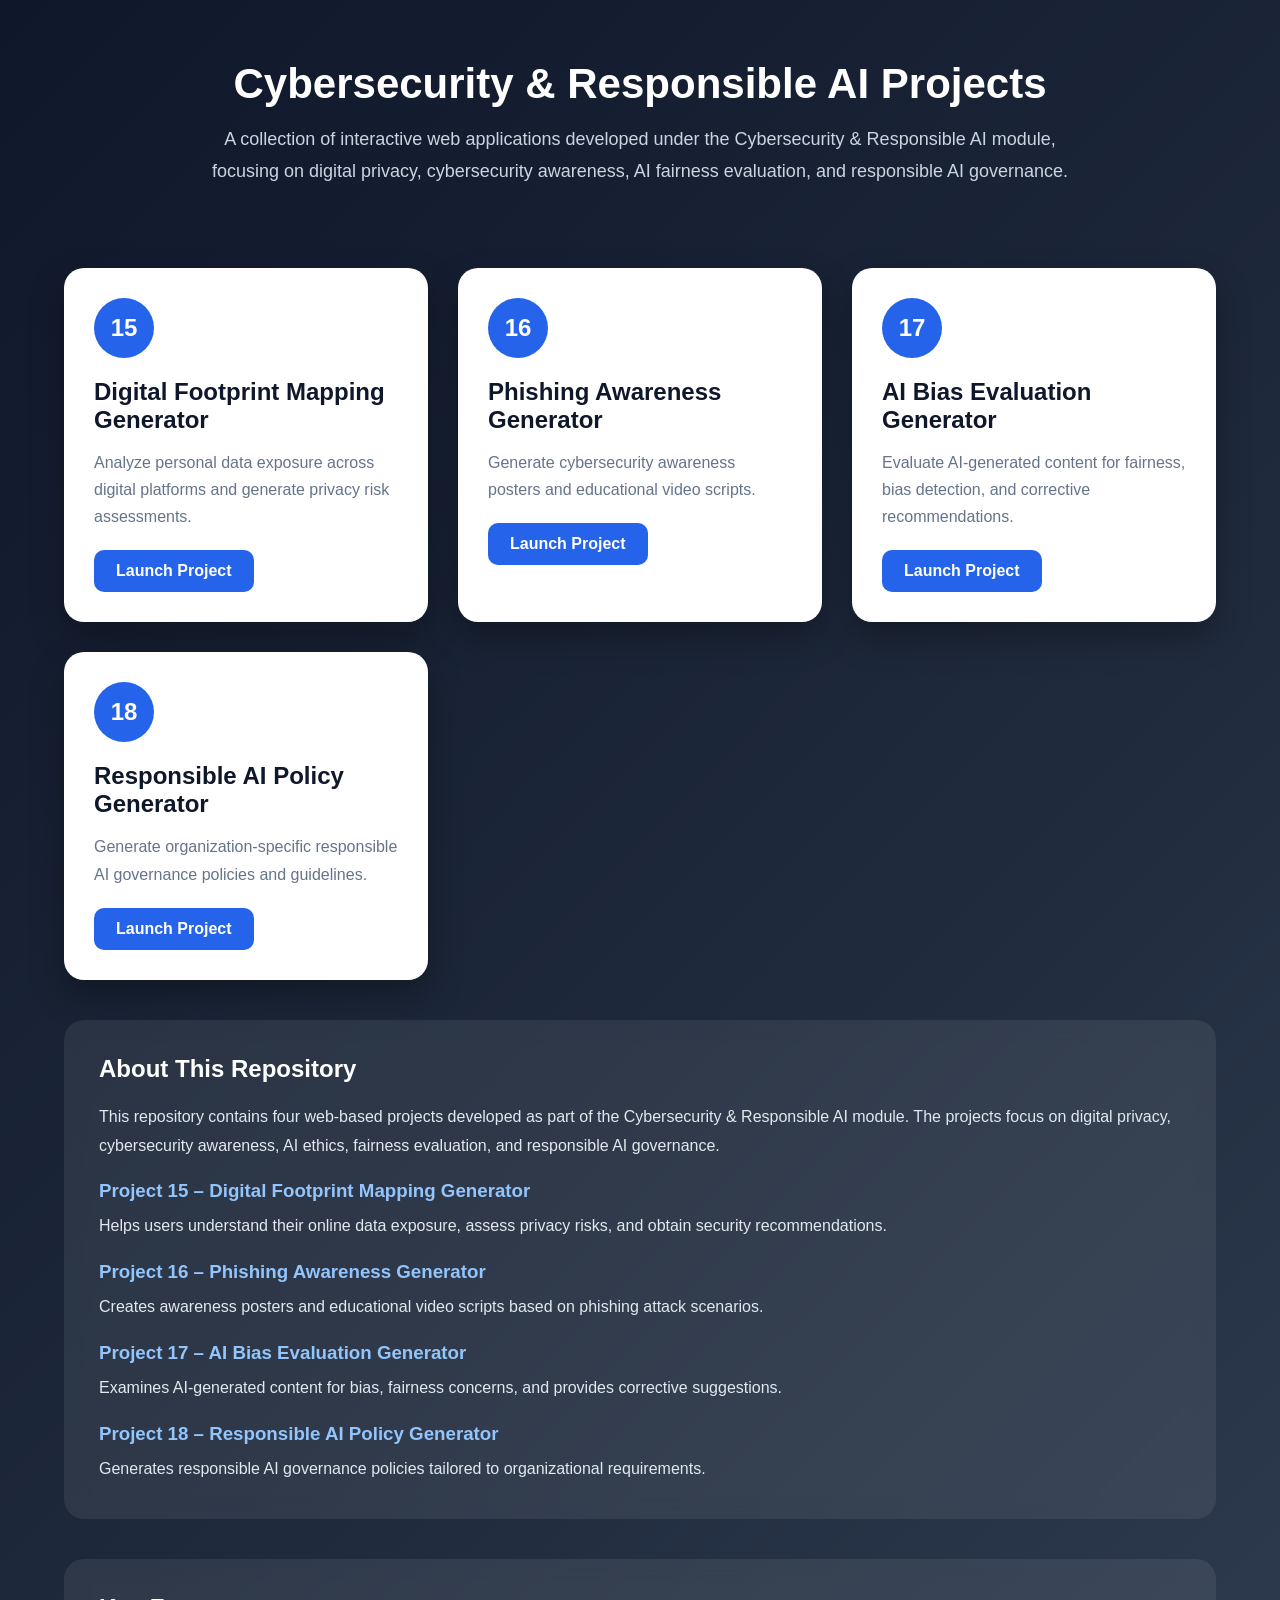
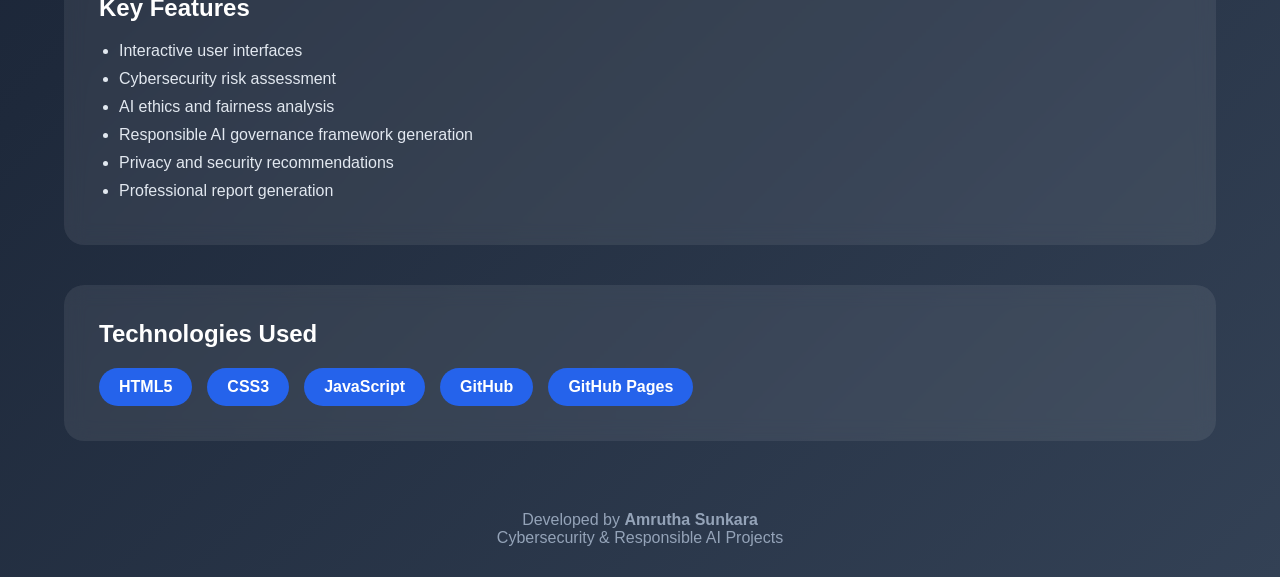
<file: index.html>
<!DOCTYPE html>
<html lang="en">
<head>
<meta charset="UTF-8">
<meta name="viewport" content="width=device-width, initial-scale=1.0">

<title>Cybersecurity & Responsible AI Projects</title>

<style>
*{
    margin:0;
    padding:0;
    box-sizing:border-box;
    font-family:'Segoe UI',sans-serif;
}

body{
    background:linear-gradient(135deg,#0f172a,#1e293b,#334155);
    min-height:100vh;
    color:white;
}

.header{
    text-align:center;
    padding:60px 20px 40px;
}

.header h1{
    font-size:42px;
    margin-bottom:15px;
}

.header p{
    font-size:18px;
    color:#cbd5e1;
    max-width:900px;
    margin:auto;
    line-height:1.8;
}

.container{
    width:90%;
    max-width:1300px;
    margin:40px auto;
    display:grid;
    grid-template-columns:repeat(auto-fit,minmax(300px,1fr));
    gap:30px;
}

.card{
    background:white;
    color:#1e293b;
    border-radius:20px;
    padding:30px;
    box-shadow:0 15px 35px rgba(0,0,0,0.3);
    transition:0.3s;
}

.card:hover{
    transform:translateY(-10px);
}

.card-number{
    width:60px;
    height:60px;
    background:#2563eb;
    color:white;
    border-radius:50%;
    display:flex;
    justify-content:center;
    align-items:center;
    font-size:24px;
    font-weight:bold;
    margin-bottom:20px;
}

.card h2{
    margin-bottom:15px;
    color:#0f172a;
}

.card p{
    color:#64748b;
    line-height:1.7;
    margin-bottom:20px;
}

.btn{
    background:#2563eb;
    color:white;
    padding:12px 22px;
    border-radius:10px;
    text-decoration:none;
    font-weight:600;
    display:inline-block;
}

.btn:hover{
    background:#1d4ed8;
}

.section{
    width:90%;
    max-width:1200px;
    margin:40px auto;
    background:rgba(255,255,255,0.08);
    padding:35px;
    border-radius:20px;
    backdrop-filter:blur(10px);
}

.section h2{
    margin-bottom:20px;
    color:#ffffff;
}

.section h3{
    margin-top:20px;
    margin-bottom:10px;
    color:#93c5fd;
}

.section p{
    line-height:1.8;
    color:#e2e8f0;
}

.section ul{
    margin-left:20px;
    margin-top:10px;
}

.section li{
    margin-bottom:10px;
    color:#e2e8f0;
}

.tech{
    display:flex;
    flex-wrap:wrap;
    gap:15px;
    margin-top:20px;
}

.tech span{
    background:#2563eb;
    padding:10px 20px;
    border-radius:25px;
    font-weight:600;
}

footer{
    text-align:center;
    padding:30px;
    color:#94a3b8;
}
</style>
</head>

<body>

<div class="header">
    <h1>Cybersecurity & Responsible AI Projects</h1>

    <p>
        A collection of interactive web applications developed
        under the Cybersecurity & Responsible AI module,
        focusing on digital privacy, cybersecurity awareness,
        AI fairness evaluation, and responsible AI governance.
    </p>
</div>

<div class="container">

    <div class="card">
        <div class="card-number">15</div>
        <h2>Digital Footprint Mapping Generator</h2>
        <p>
            Analyze personal data exposure across digital
            platforms and generate privacy risk assessments.
        </p>
        <a class="btn" href="Project15_DigitalFootprint/index.html">
            Launch Project
        </a>
    </div>

    <div class="card">
        <div class="card-number">16</div>
        <h2>Phishing Awareness Generator</h2>
        <p>
            Generate cybersecurity awareness posters
            and educational video scripts.
        </p>
        <a class="btn" href="Project16_PhishingAwareness/index.html">
            Launch Project
        </a>
    </div>

    <div class="card">
        <div class="card-number">17</div>
        <h2>AI Bias Evaluation Generator</h2>
        <p>
            Evaluate AI-generated content for fairness,
            bias detection, and corrective recommendations.
        </p>
        <a class="btn" href="Project17_AIBiasEvaluation/index.html">
            Launch Project
        </a>
    </div>

    <div class="card">
        <div class="card-number">18</div>
        <h2>Responsible AI Policy Generator</h2>
        <p>
            Generate organization-specific responsible AI
            governance policies and guidelines.
        </p>
        <a class="btn" href="Project18_ResponsibleAIPolicy/index.html">
            Launch Project
        </a>
    </div>

</div>

<div class="section">

    <h2>About This Repository</h2>

    <p>
        This repository contains four web-based projects
        developed as part of the Cybersecurity &
        Responsible AI module. The projects focus on
        digital privacy, cybersecurity awareness,
        AI ethics, fairness evaluation, and
        responsible AI governance.
    </p>

    <h3>Project 15 – Digital Footprint Mapping Generator</h3>
    <p>
        Helps users understand their online data exposure,
        assess privacy risks, and obtain security recommendations.
    </p>

    <h3>Project 16 – Phishing Awareness Generator</h3>
    <p>
        Creates awareness posters and educational video
        scripts based on phishing attack scenarios.
    </p>

    <h3>Project 17 – AI Bias Evaluation Generator</h3>
    <p>
        Examines AI-generated content for bias,
        fairness concerns, and provides corrective suggestions.
    </p>

    <h3>Project 18 – Responsible AI Policy Generator</h3>
    <p>
        Generates responsible AI governance policies
        tailored to organizational requirements.
    </p>

</div>

<div class="section">

    <h2>Key Features</h2>

    <ul>
        <li>Interactive user interfaces</li>
        <li>Cybersecurity risk assessment</li>
        <li>AI ethics and fairness analysis</li>
        <li>Responsible AI governance framework generation</li>
        <li>Privacy and security recommendations</li>
        <li>Professional report generation</li>
    </ul>

</div>

<div class="section">

    <h2>Technologies Used</h2>

    <div class="tech">
        <span>HTML5</span>
        <span>CSS3</span>
        <span>JavaScript</span>
        <span>GitHub</span>
        <span>GitHub Pages</span>
    </div>

</div>

<footer>
    Developed by <strong>Amrutha Sunkara</strong><br>
    Cybersecurity & Responsible AI Projects
</footer>

</body>
</html>
</file>
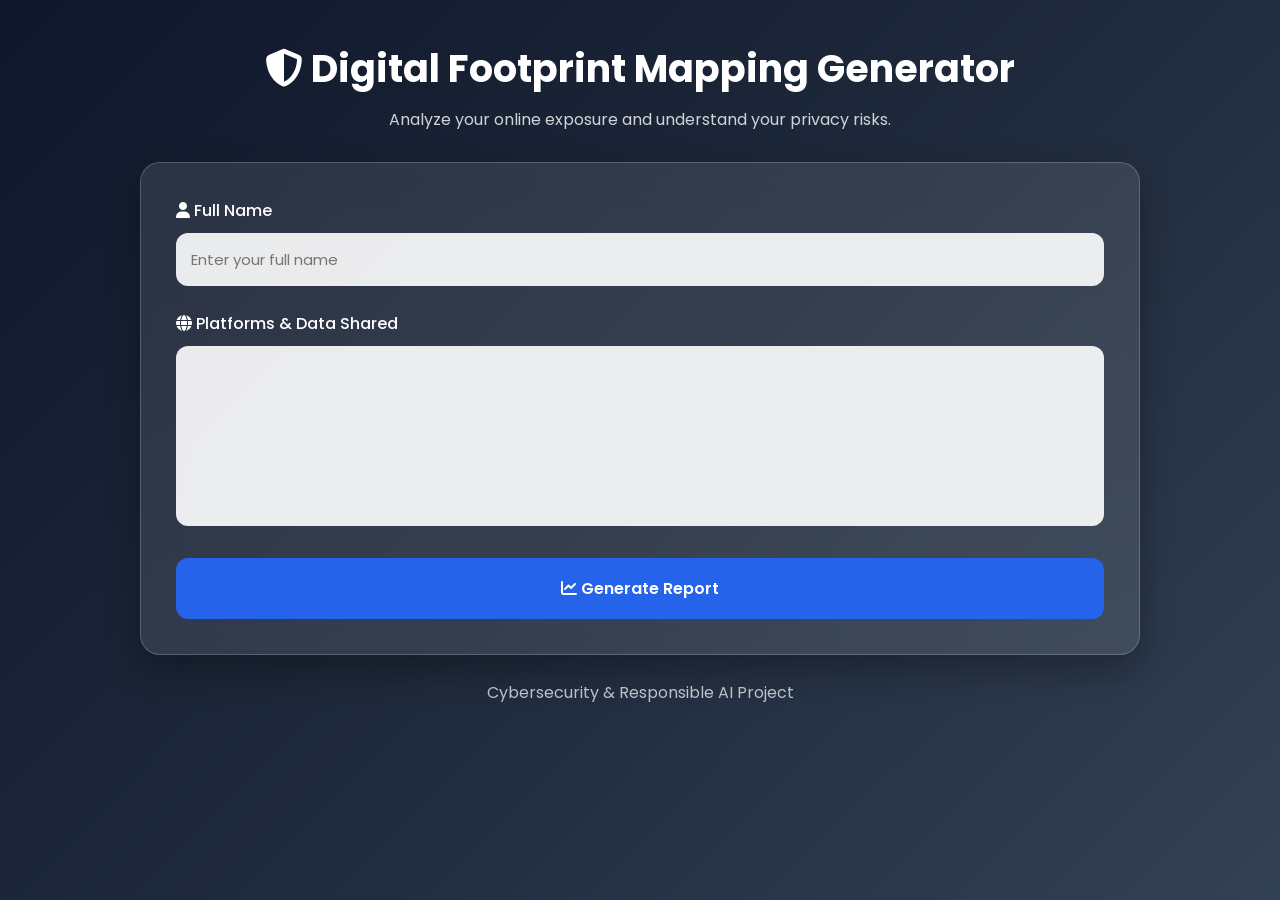
<file: Project15_DigitalFootprint/index.html>
<!DOCTYPE html>
<html lang="en">
<head>
    <meta charset="UTF-8">
    <meta name="viewport" content="width=device-width, initial-scale=1.0">
    <title>Digital Footprint Mapping Generator</title>

    <link rel="stylesheet" href="style.css">

    <link rel="preconnect" href="https://fonts.googleapis.com">
    <link rel="preconnect" href="https://fonts.gstatic.com" crossorigin>

    <link href="https://fonts.googleapis.com/css2?family=Poppins:wght@300;400;500;600;700&display=swap" rel="stylesheet">

    <link rel="stylesheet"
    href="https://cdnjs.cloudflare.com/ajax/libs/font-awesome/6.5.2/css/all.min.css">
</head>

<body>

    <div class="main-container">

        <div class="header">
            <h1>
                <i class="fa-solid fa-shield-halved"></i>
                Digital Footprint Mapping Generator
            </h1>

            <p>
                Analyze your online exposure and understand
                your privacy risks.
            </p>
        </div>

        <div class="glass-card">

            <div class="input-section">

                <div class="input-group">
                    <label>
                        <i class="fa-solid fa-user"></i>
                        Full Name
                    </label>

                    <input
                        type="text"
                        id="username"
                        placeholder="Enter your full name">
                </div>

                <div class="input-group">
                    <label>
                        <i class="fa-solid fa-globe"></i>
                        Platforms & Data Shared
                    </label>

                    <textarea
                        id="platforms"
                        placeholder="Instagram - Photos, Email, Location
Facebook - Phone Number, Photos
Google - Search History, Contacts">
                    </textarea>
                </div>

                <button onclick="generateReport()">
                    <i class="fa-solid fa-chart-line"></i>
                    Generate Report
                </button>

            </div>

            <div id="result" class="result-box"></div>

        </div>

        <div class="footer">
            Cybersecurity & Responsible AI Project
        </div>

    </div>

    <script src="script.js"></script>

</body>
</html>
</file>
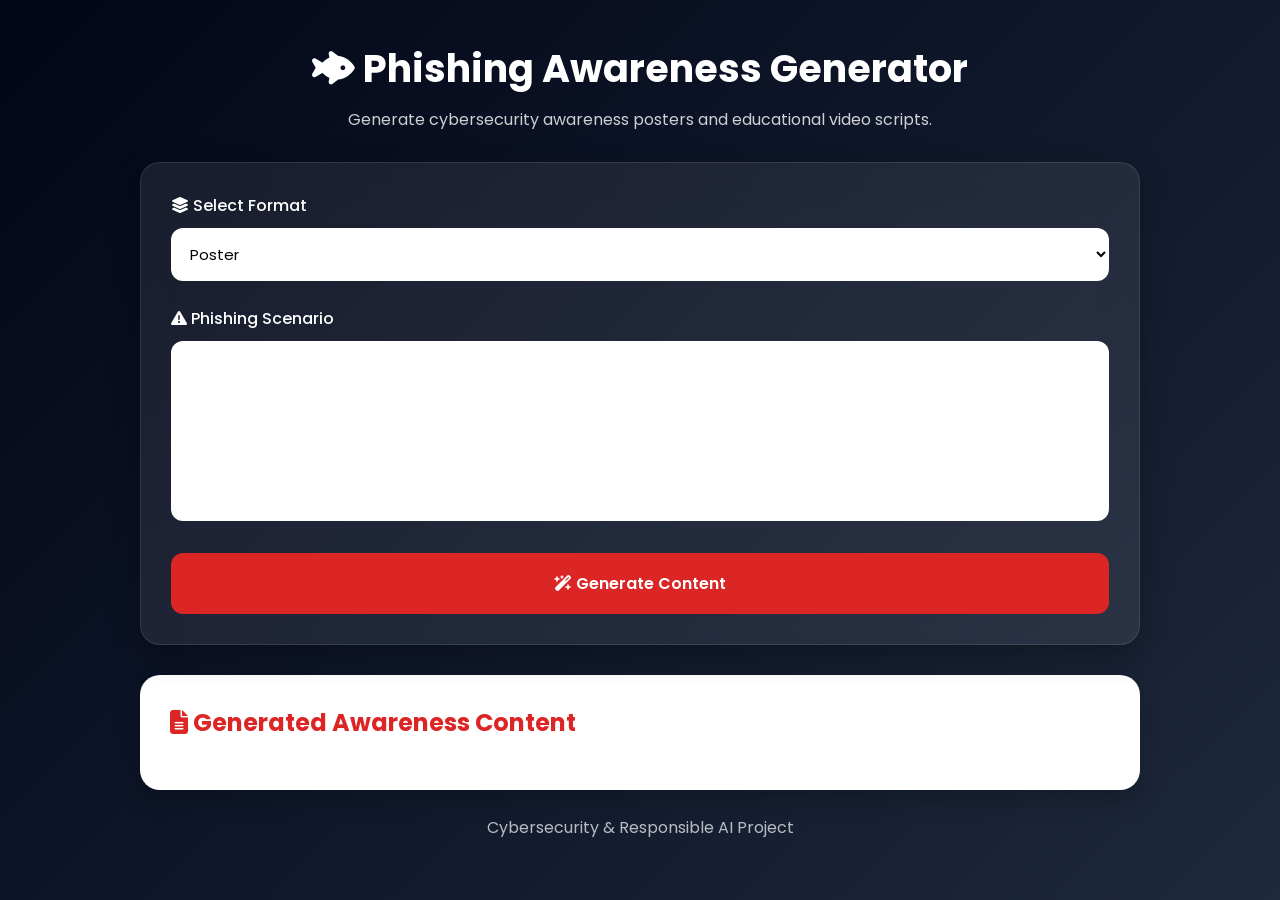
<file: Project16_PhishingAwareness/index.html>
<!DOCTYPE html>
<html lang="en">
<head>
<meta charset="UTF-8">
<meta name="viewport" content="width=device-width, initial-scale=1.0">

<title>Phishing Awareness Generator</title>

<link rel="stylesheet" href="style.css">

<link rel="preconnect" href="https://fonts.googleapis.com">
<link rel="preconnect" href="https://fonts.gstatic.com" crossorigin>

<link href="https://fonts.googleapis.com/css2?family=Poppins:wght@300;400;500;600;700&display=swap" rel="stylesheet">

<link rel="stylesheet"
href="https://cdnjs.cloudflare.com/ajax/libs/font-awesome/6.5.2/css/all.min.css">

</head>
<body>

<div class="container">

    <div class="header">
        <h1>
            <i class="fa-solid fa-fish-fins"></i>
            Phishing Awareness Generator
        </h1>

        <p>
            Generate cybersecurity awareness posters
            and educational video scripts.
        </p>
    </div>

    <div class="card">

        <div class="input-group">

            <label>
                <i class="fa-solid fa-layer-group"></i>
                Select Format
            </label>

            <select id="format">
                <option value="poster">Poster</option>
                <option value="video">Video Script</option>
            </select>

        </div>

        <div class="input-group">

            <label>
                <i class="fa-solid fa-triangle-exclamation"></i>
                Phishing Scenario
            </label>

            <textarea
                id="scenario"
                placeholder="Example:
Fake SBI bank email requesting OTP verification">
            </textarea>

        </div>

        <button onclick="generateContent()">
            <i class="fa-solid fa-wand-magic-sparkles"></i>
            Generate Content
        </button>

    </div>

    <div class="output-card">

        <h2>
            <i class="fa-solid fa-file-lines"></i>
            Generated Awareness Content
        </h2>

        <div id="result"></div>

    </div>

    <div class="footer">
        Cybersecurity & Responsible AI Project
    </div>

</div>

<script src="script.js"></script>

</body>
</html>
</file>
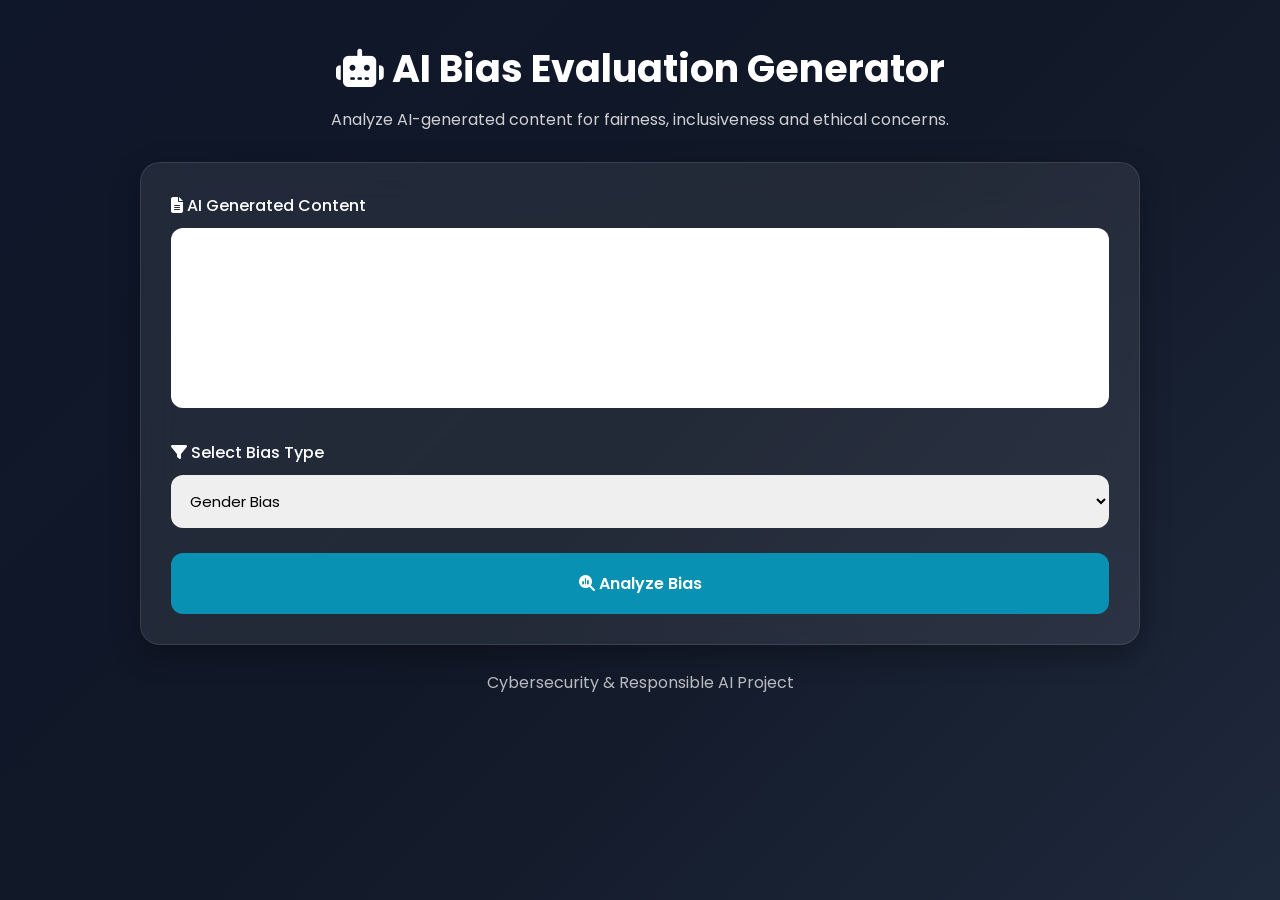
<file: Project17_AIBiasEvaluation/index.html>
<!DOCTYPE html>
<html lang="en">
<head>
<meta charset="UTF-8">
<meta name="viewport" content="width=device-width, initial-scale=1.0">

<title>AI Bias Evaluation Generator</title>

<link rel="stylesheet" href="style.css">

<link rel="preconnect" href="https://fonts.googleapis.com">
<link rel="preconnect" href="https://fonts.gstatic.com" crossorigin>

<link href="https://fonts.googleapis.com/css2?family=Poppins:wght@300;400;500;600;700&display=swap" rel="stylesheet">

<link rel="stylesheet"
href="https://cdnjs.cloudflare.com/ajax/libs/font-awesome/6.5.2/css/all.min.css">

</head>

<body>

<div class="container">

    <div class="header">

        <h1>
            <i class="fa-solid fa-robot"></i>
            AI Bias Evaluation Generator
        </h1>

        <p>
            Analyze AI-generated content for fairness,
            inclusiveness and ethical concerns.
        </p>

    </div>

    <div class="glass-card">

        <div class="input-group">

            <label>
                <i class="fa-solid fa-file-lines"></i>
                AI Generated Content
            </label>

            <textarea
                id="aiText"
                placeholder="Paste AI-generated content here...">
            </textarea>

        </div>

        <div class="input-group">

            <label>
                <i class="fa-solid fa-filter"></i>
                Select Bias Type
            </label>

            <select id="biasType">
                <option value="gender">
                    Gender Bias
                </option>

                <option value="racial">
                    Racial Bias
                </option>

                <option value="cultural">
                    Cultural Bias
                </option>

                <option value="economic">
                    Socioeconomic Bias
                </option>

                <option value="all">
                    Evaluate All
                </option>
            </select>

        </div>

        <button onclick="evaluateBias()">

            <i class="fa-solid fa-magnifying-glass-chart"></i>

            Analyze Bias

        </button>

    </div>

    <div id="result" class="result-card"></div>

    <div class="footer">
        Cybersecurity & Responsible AI Project
    </div>

</div>

<script src="script.js"></script>

</body>
</html>
</file>
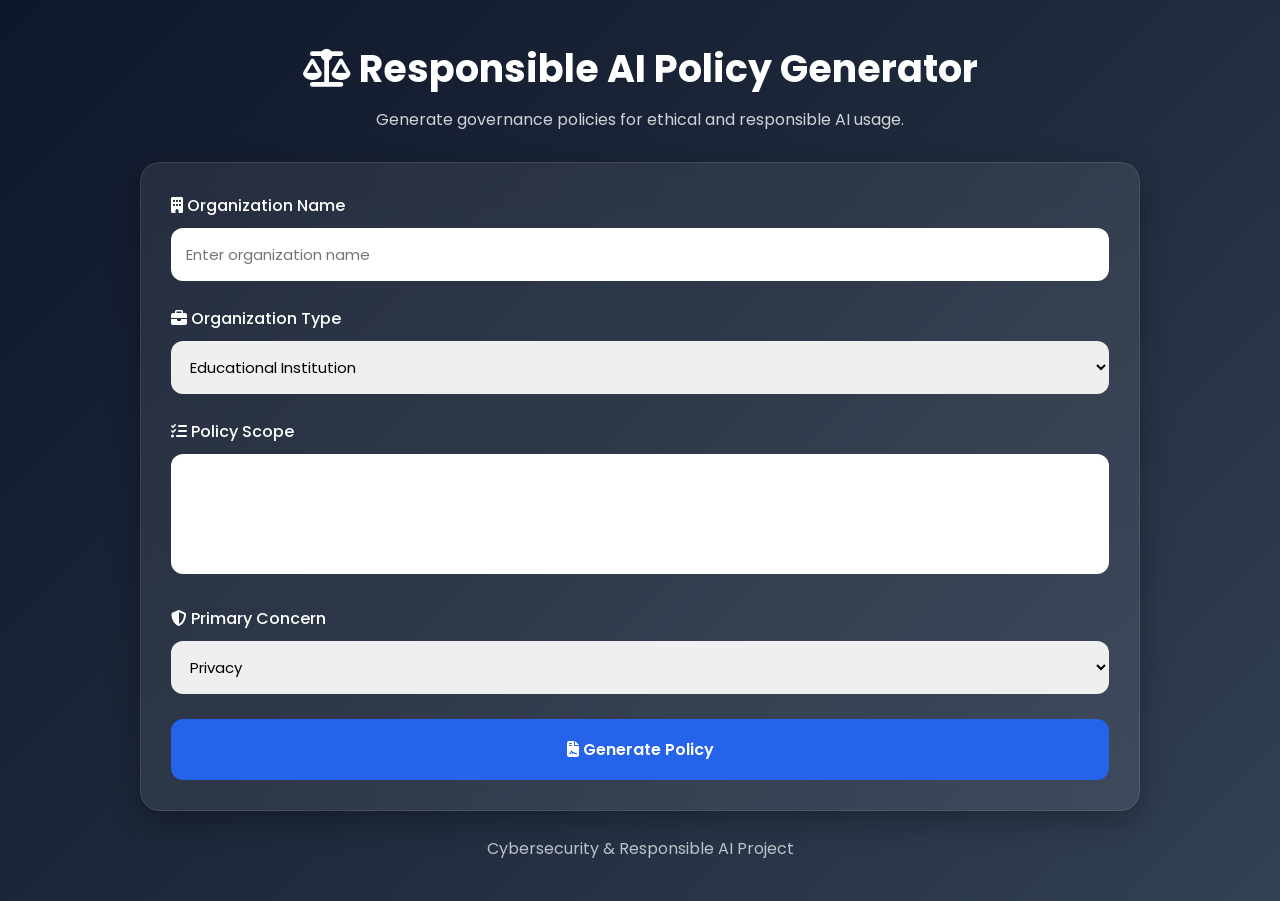
<file: Project18_ResponsibleAIPolicy/index.html>
<!DOCTYPE html>
<html lang="en">
<head>
<meta charset="UTF-8">
<meta name="viewport"
content="width=device-width, initial-scale=1.0">

<title>
Responsible AI Policy Draft Generator
</title>

<link rel="stylesheet"
href="style.css">

<link rel="preconnect"
href="https://fonts.googleapis.com">

<link rel="preconnect"
href="https://fonts.gstatic.com"
crossorigin>

<link href=
"https://fonts.googleapis.com/css2?family=Poppins:wght@300;400;500;600;700&display=swap"
rel="stylesheet">

<link rel="stylesheet"
href=
"https://cdnjs.cloudflare.com/ajax/libs/font-awesome/6.5.2/css/all.min.css">

</head>

<body>

<div class="container">

    <div class="header">

        <h1>
            <i class="fa-solid fa-scale-balanced"></i>
            Responsible AI Policy Generator
        </h1>

        <p>
            Generate governance policies for
            ethical and responsible AI usage.
        </p>

    </div>

    <div class="policy-card">

        <div class="input-group">

            <label>
                <i class="fa-solid fa-building"></i>
                Organization Name
            </label>

            <input
            type="text"
            id="orgName"
            placeholder=
            "Enter organization name">

        </div>

        <div class="input-group">

            <label>
                <i class="fa-solid fa-briefcase"></i>
                Organization Type
            </label>

            <select id="orgType">

                <option>
                    Educational Institution
                </option>

                <option>
                    Software Company
                </option>

                <option>
                    Healthcare Organization
                </option>

                <option>
                    Government Agency
                </option>

                <option>
                    Financial Institution
                </option>

            </select>

        </div>

        <div class="input-group">

            <label>
                <i class="fa-solid fa-list-check"></i>
                Policy Scope
            </label>

            <textarea
            id="scope"
            placeholder=
            "Describe where AI will be used">
            </textarea>

        </div>

        <div class="input-group">

            <label>
                <i class="fa-solid fa-shield-halved"></i>
                Primary Concern
            </label>

            <select id="concern">

                <option>
                    Privacy
                </option>

                <option>
                    Bias and Fairness
                </option>

                <option>
                    Transparency
                </option>

                <option>
                    Security
                </option>

                <option>
                    All
                </option>

            </select>

        </div>

        <button
        onclick="generatePolicy()">

            <i class=
            "fa-solid fa-file-contract"></i>

            Generate Policy

        </button>

    </div>

    <div
    id="result"
    class="result-card">
    </div>

    <div class="footer">
        Cybersecurity &
        Responsible AI Project
    </div>

</div>

<script src="script.js"></script>

</body>
</html>
</file>
<file: Project15_DigitalFootprint/style.css>
*{
    margin:0;
    padding:0;
    box-sizing:border-box;
    font-family:'Poppins',sans-serif;
}

body{
    min-height:100vh;
    background:linear-gradient(
        135deg,
        #0f172a,
        #1e293b,
        #334155
    );
    padding:40px;
}

.main-container{
    max-width:1000px;
    margin:auto;
}

.header{
    text-align:center;
    color:white;
    margin-bottom:30px;
}

.header h1{
    font-size:38px;
    margin-bottom:10px;
}

.header p{
    font-size:16px;
    opacity:0.8;
}

.glass-card{
    background:rgba(255,255,255,0.1);
    backdrop-filter:blur(20px);
    border:1px solid rgba(255,255,255,0.2);
    border-radius:20px;
    padding:35px;
    box-shadow:0 15px 35px rgba(0,0,0,0.3);
}

.input-group{
    margin-bottom:25px;
}

label{
    color:white;
    display:block;
    margin-bottom:10px;
    font-weight:500;
}

input,
textarea{
    width:100%;
    padding:15px;
    border:none;
    border-radius:12px;
    font-size:15px;
    outline:none;
    background:rgba(255,255,255,0.9);
}

textarea{
    height:180px;
    resize:none;
}

button{
    width:100%;
    padding:18px;
    border:none;
    border-radius:12px;
    background:#2563eb;
    color:white;
    font-size:16px;
    font-weight:600;
    cursor:pointer;
    transition:0.3s;
}

button:hover{
    background:#1d4ed8;
    transform:translateY(-2px);
}

.result-box{
    display:none;
    margin-top:30px;
    background:white;
    border-radius:15px;
    padding:25px;
    box-shadow:0 10px 20px rgba(0,0,0,0.15);
}

.result-box h2{
    color:#1e293b;
    margin-bottom:20px;
}

.result-box h3{
    margin-top:20px;
    color:#2563eb;
}

.result-box ul{
    margin-top:10px;
    margin-left:25px;
}

.result-box li{
    margin:8px 0;
}

.high{
    color:#dc2626;
    font-weight:bold;
    font-size:18px;
}

.medium{
    color:#f59e0b;
    font-weight:bold;
    font-size:18px;
}

.low{
    color:#16a34a;
    font-weight:bold;
    font-size:18px;
}

.footer{
    text-align:center;
    color:white;
    margin-top:25px;
    opacity:0.7;
}
</file>
<file: Project16_PhishingAwareness/style.css>
*{
    margin:0;
    padding:0;
    box-sizing:border-box;
    font-family:'Poppins',sans-serif;
}

body{
    min-height:100vh;
    background:
    linear-gradient(
        135deg,
        #020617,
        #0f172a,
        #1e293b
    );
    padding:40px;
}

.container{
    max-width:1000px;
    margin:auto;
}

.header{
    text-align:center;
    color:white;
    margin-bottom:30px;
}

.header h1{
    font-size:38px;
    margin-bottom:10px;
}

.header p{
    opacity:.8;
}

.card{
    background:rgba(255,255,255,.08);
    backdrop-filter:blur(20px);
    border:1px solid rgba(255,255,255,.1);
    border-radius:20px;
    padding:30px;
    box-shadow:0 10px 30px rgba(0,0,0,.3);
}

.input-group{
    margin-bottom:25px;
}

label{
    display:block;
    color:white;
    margin-bottom:10px;
    font-weight:500;
}

select,
textarea{
    width:100%;
    padding:15px;
    border:none;
    border-radius:12px;
    outline:none;
    font-size:15px;
    background:white;
}

textarea{
    height:180px;
    resize:none;
}

button{
    width:100%;
    padding:18px;
    border:none;
    border-radius:12px;
    background:#dc2626;
    color:white;
    font-size:16px;
    font-weight:600;
    cursor:pointer;
    transition:.3s;
}

button:hover{
    background:#b91c1c;
    transform:translateY(-2px);
}

.output-card{
    margin-top:30px;
    background:white;
    border-radius:20px;
    padding:30px;
    box-shadow:0 10px 25px rgba(0,0,0,.2);
}

.output-card h2{
    color:#dc2626;
    margin-bottom:20px;
}

#result{
    white-space:pre-line;
    line-height:1.8;
    color:#1e293b;
}

.footer{
    text-align:center;
    margin-top:25px;
    color:white;
    opacity:.7;
}
</file>
<file: Project17_AIBiasEvaluation/style.css>
*{
    margin:0;
    padding:0;
    box-sizing:border-box;
    font-family:'Poppins',sans-serif;
}

body{
    min-height:100vh;

    background:
    linear-gradient(
        135deg,
        #0f172a,
        #111827,
        #1e293b
    );

    padding:40px;
}

.container{
    max-width:1000px;
    margin:auto;
}

.header{
    text-align:center;
    color:white;
    margin-bottom:30px;
}

.header h1{
    font-size:38px;
    margin-bottom:10px;
}

.header p{
    opacity:.8;
}

.glass-card{
    background:
    rgba(255,255,255,.08);

    backdrop-filter:blur(20px);

    border:
    1px solid
    rgba(255,255,255,.1);

    border-radius:20px;

    padding:30px;

    box-shadow:
    0 10px 30px
    rgba(0,0,0,.3);
}

.input-group{
    margin-bottom:25px;
}

label{
    display:block;
    color:white;
    margin-bottom:10px;
    font-weight:500;
}

textarea,
select{
    width:100%;
    padding:15px;
    border:none;
    border-radius:12px;
    outline:none;
    font-size:15px;
}

textarea{
    height:180px;
    resize:none;
}

button{
    width:100%;
    padding:18px;

    border:none;

    border-radius:12px;

    background:#0891b2;

    color:white;

    font-size:16px;

    font-weight:600;

    cursor:pointer;

    transition:.3s;
}

button:hover{
    background:#0e7490;
    transform:translateY(-2px);
}

.result-card{
    display:none;

    margin-top:30px;

    background:white;

    border-radius:20px;

    padding:30px;

    box-shadow:
    0 10px 25px
    rgba(0,0,0,.2);
}

.result-card h2{
    color:#0891b2;
    margin-bottom:20px;
}

.result-card h3{
    margin-top:20px;
    margin-bottom:10px;
}

.result-card ul{
    margin-left:25px;
}

.result-card li{
    margin:8px 0;
}

.footer{
    margin-top:25px;
    text-align:center;
    color:white;
    opacity:.7;
}
</file>
<file: Project18_ResponsibleAIPolicy/style.css>
*{
    margin:0;
    padding:0;
    box-sizing:border-box;
    font-family:'Poppins',sans-serif;
}

body{

    min-height:100vh;

    background:
    linear-gradient(
        135deg,
        #0f172a,
        #1e293b,
        #334155
    );

    padding:40px;
}

.container{
    max-width:1000px;
    margin:auto;
}

.header{
    text-align:center;
    color:white;
    margin-bottom:30px;
}

.header h1{
    font-size:38px;
    margin-bottom:10px;
}

.header p{
    opacity:.8;
}

.policy-card{

    background:
    rgba(255,255,255,.08);

    backdrop-filter:
    blur(20px);

    border:
    1px solid
    rgba(255,255,255,.1);

    border-radius:20px;

    padding:30px;

    box-shadow:
    0 10px 30px
    rgba(0,0,0,.3);
}

.input-group{
    margin-bottom:25px;
}

label{
    display:block;
    color:white;
    margin-bottom:10px;
    font-weight:500;
}

input,
textarea,
select{

    width:100%;

    padding:15px;

    border:none;

    border-radius:12px;

    outline:none;

    font-size:15px;
}

textarea{
    height:120px;
    resize:none;
}

button{

    width:100%;

    padding:18px;

    border:none;

    border-radius:12px;

    background:#2563eb;

    color:white;

    font-size:16px;

    font-weight:600;

    cursor:pointer;

    transition:.3s;
}

button:hover{

    background:#1d4ed8;

    transform:
    translateY(-2px);
}

.result-card{

    display:none;

    margin-top:30px;

    background:white;

    border-radius:20px;

    padding:30px;

    box-shadow:
    0 10px 25px
    rgba(0,0,0,.2);

    line-height:1.8;
}

.result-card h2{
    color:#2563eb;
    margin-bottom:20px;
}

.result-card h3{
    margin-top:20px;
}

.footer{

    margin-top:25px;

    text-align:center;

    color:white;

    opacity:.7;
}
</file>
